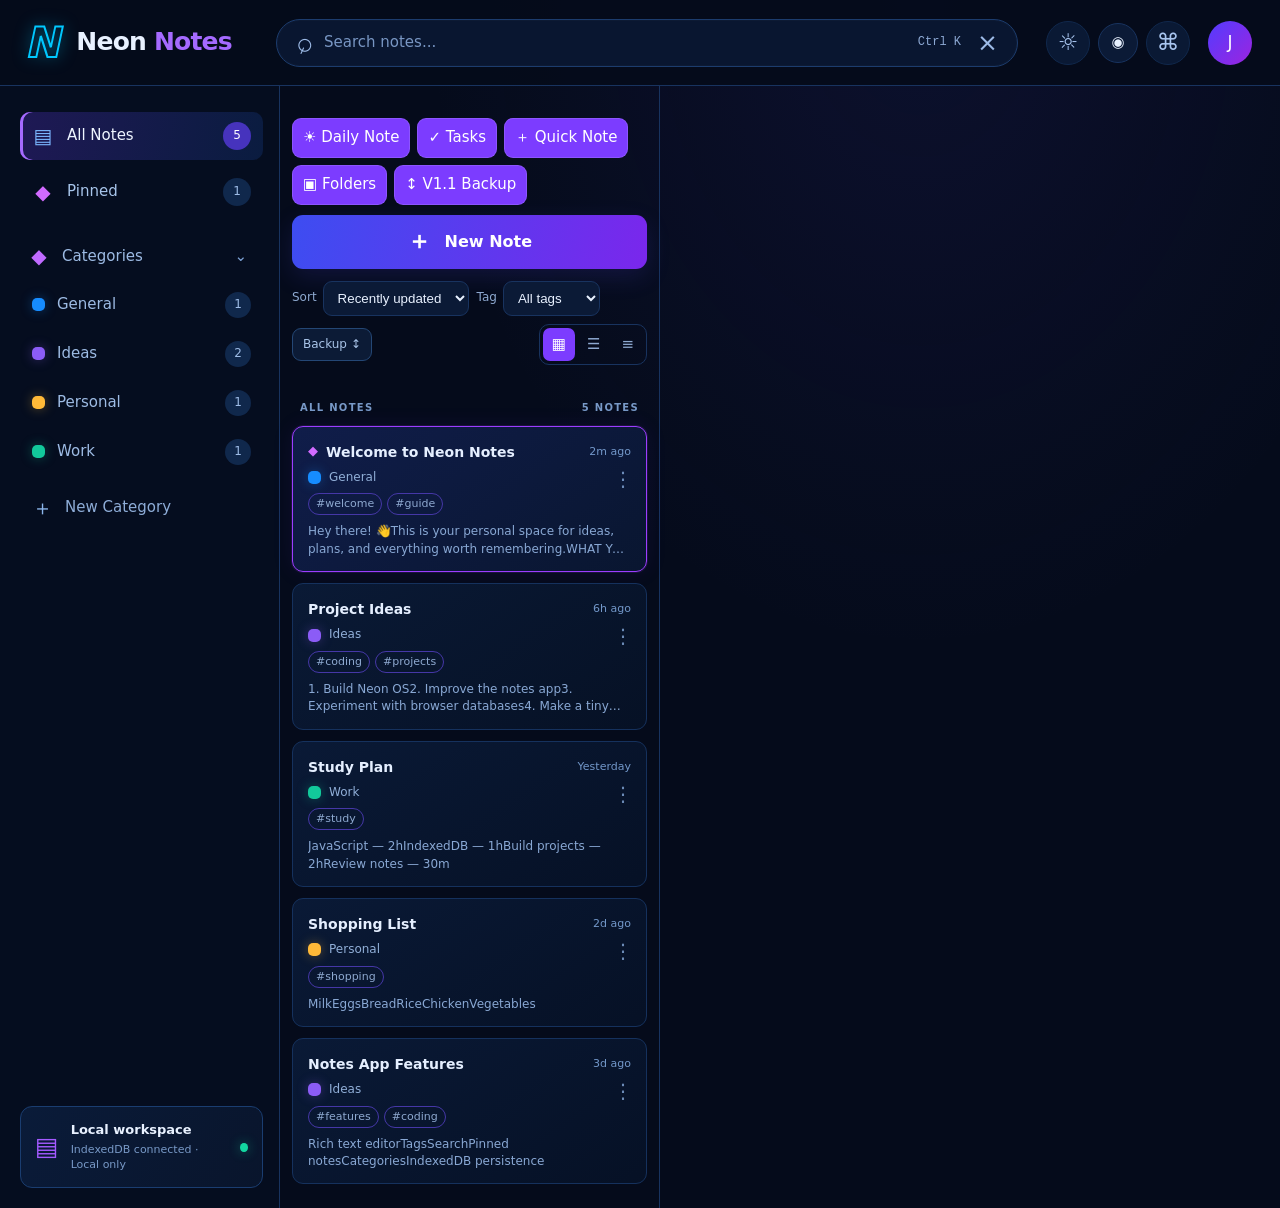
<file: apps/Neon Notes/index.html>
<!DOCTYPE html>
<html lang="en">
<head>
  <meta charset="UTF-8" />
  <meta name="viewport" content="width=device-width, initial-scale=1.0" />
  <title>Neon Notes</title>
  <link rel="stylesheet" href="style.css" />
</head>
<body>
  <div class="app-shell">
    <header class="topbar">
      <a class="brand" href="#" aria-label="Neon Notes home">
        <span class="brand-mark">N</span>
        <span>Neon <b>Notes</b></span>
      </a>

      <div class="search-wrap">
        <span class="search-icon">⌕</span>
        <input id="searchInput" type="search" placeholder="Search notes..." aria-label="Search notes" />
        <kbd>Ctrl K</kbd>
        <button id="clearSearchBtn" class="clear-search" type="button" aria-label="Clear search" title="Clear search">×</button>
      </div>

      <div class="top-actions">
        <button class="icon-btn" id="themeBtn" title="Toggle theme" aria-label="Toggle theme">☼</button>
        <label class="accent-control" title="Custom accent color">◉<input id="accentPicker" type="color" value="#7c3cff" aria-label="Choose accent color"></label>
        <button class="icon-btn" id="commandBtn" title="Command palette (Ctrl+K)" aria-label="Open command palette">⌘</button>
        <button class="avatar" title="Single-user profile">J</button>
      </div>
    </header>

    <main class="workspace">
      <aside class="sidebar">
        <nav class="nav-main">
          <button class="nav-item active" data-filter="all"><span class="nav-icon">▤</span><span>All Notes</span><span class="count" id="allCount">0</span></button>
          <button class="nav-item" data-filter="pinned"><span class="nav-icon pin-color">◆</span><span>Pinned</span><span class="count" id="pinnedCount">0</span></button>
        </nav>

        <div class="side-heading">
          <span class="nav-icon tag-color">◆</span>
          <span>Categories</span>
          <button id="categoryToggle" class="tiny-btn" aria-label="Toggle categories">⌄</button>
        </div>
        <div id="categoryList" class="category-list"></div>
        <button id="addCategoryBtn" class="add-category"><span>＋</span> New Category</button>

        <div class="storage-card">
          <span class="db-icon">▤</span>
          <div><strong>Local workspace</strong><small id="storageStatus">Connecting to IndexedDB…</small></div>
          <span class="status-dot"></span>
        </div>
      </aside>

      <section class="notes-column">
        <button id="newNoteBtn" class="new-note-btn"><span>＋</span> New Note</button>
        <div class="list-controls"><label>Sort <select id="sortSelect"><option value="updated">Recently updated</option><option value="created">Recently created</option><option value="oldest">Oldest updated</option><option value="title">Title A–Z</option></select></label><label>Tag <select id="tagFilter"><option value="">All tags</option></select></label><button id="backupBtn" class="secondary-btn backup-btn" type="button">Backup ↕</button><div class="view-switch" aria-label="Notes view"><button data-view="grid" class="active" title="Grid view">▦</button><button data-view="list" title="List view">☰</button><button data-view="compact" title="Compact view">≡</button></div></div>
        <div class="list-heading"><span id="listTitle">All Notes</span><span id="visibleCount"></span></div>
        <div id="notesList" class="notes-list"></div>
        <div id="emptyState" class="empty-state hidden">
          <div class="empty-icon">✦</div>
          <strong>No notes found</strong>
          <p>Create a note or try a different search.</p>
        </div>
      </section>

      <div id="editorBackdrop" class="editor-backdrop hidden" aria-hidden="true"></div>
      <section class="editor-panel" id="editorPanel" role="dialog" aria-modal="true" aria-label="Note editor">
        <div class="editor-toolbar">
          <div class="editor-status" id="editorStatus">LOCAL DRAFT</div>
          <div class="editor-actions">
            <button id="closeEditorBtn" class="tool-btn close-editor" type="button" title="Close editor" aria-label="Close editor">×</button>
            <button id="pinBtn" class="tool-btn" title="Pin note" aria-label="Pin note">◆</button>
            <button id="categoryBtn" class="tool-btn" title="Change category" aria-label="Change category">◇</button>
            <button id="deleteBtn" class="tool-btn danger" title="Delete note" aria-label="Delete note">⋯</button>
            <button id="saveBtn" class="save-btn">Save</button>
          </div>
        </div>

        <div id="editorEmpty" class="editor-empty hidden">
          <div class="empty-logo">N</div>
          <h2>Your next great idea starts here.</h2>
          <p>Select a note or create a new one.</p>
          <button class="new-note-btn compact" id="emptyNewBtn">＋ New Note</button>
        </div>

        <article id="noteEditor" class="note-editor">
          <input id="noteTitle" class="note-title" placeholder="Untitled note" maxlength="120" aria-label="Note title" />
          <div class="note-meta">
            <span class="category-pill"><i id="categoryDot"></i><span id="currentCategory">General</span></span>
            <span id="createdMeta">Created just now</span>
            <span id="updatedMeta">Edited just now</span>
            <label class="tags-field">Tags <input id="tagsInput" placeholder="coding, ideas (comma separated)" aria-label="Note tags"></label>
          </div>
          <div class="editor-divider"></div>
          <div class="format-toolbar" aria-label="Text formatting"><button type="button" data-format="bold"><b>B</b></button><button type="button" data-format="italic"><i>I</i></button><button type="button" data-format="underline"><u>U</u></button><button type="button" data-format="insertUnorderedList">• List</button><button type="button" data-format="insertOrderedList">1. List</button><button type="button" data-format="formatBlock" data-block="h2">H</button><label title="Text color">A<input id="formatColor" type="color" value="#c4d7f4" aria-label="Text color"></label></div>
          <div id="noteBody" class="note-body" contenteditable="true" data-placeholder="Start writing something brilliant..." aria-label="Note content"></div>
          <div class="editor-footer">
            <span><span class="footer-spark">✦</span> Your ideas, your space.</span>
            <span id="wordCount">0 words</span>
          </div>
        </article>
      </section>
    </main>
    <div id="toast" class="toast" role="status"></div>
    <dialog id="categoryDialog" class="modal">
      <form method="dialog" id="categoryForm">
        <div class="modal-head"><h3>New category</h3><button class="tiny-btn" value="cancel" aria-label="Close">✕</button></div>
        <p>Give your notes a new place to live.</p>
        <input id="categoryNameInput" class="modal-input" placeholder="Category name" maxlength="24" />
        <div class="modal-actions"><button class="secondary-btn" value="cancel">Cancel</button><button id="createCategoryBtn" class="save-btn" value="default">Create category</button></div>
      </form>
    </dialog>
    <dialog id="categoryPickDialog" class="modal">
      <form method="dialog">
        <div class="modal-head"><h3>Move to category</h3><button class="tiny-btn" value="cancel" aria-label="Close">✕</button></div>
        <div id="categoryOptions" class="category-options"></div>
      </form>
    </dialog>
    <dialog id="commandDialog" class="modal command-modal"><div class="modal-head"><h3>Command palette</h3><button id="closeCommand" class="tiny-btn" type="button" aria-label="Close" onclick="document.getElementById('commandDialog').close()">✕</button></div><input id="commandInput" class="modal-input" placeholder="Type a command…" autocomplete="off"><div id="commandResults" class="command-results"></div></dialog>
    <dialog id="backupDialog" class="modal"><p>Backup and restore your notes using JSON files.</p><button id="exportBtn" class="save-btn" type="button">Export backup</button><button id="importBtn" class="secondary-btn" type="button">Import backup</button><input id="importFile" type="file" accept="application/json,.json" hidden></dialog>
  </div>
  <script src="app.js"></script>
</body>
</html>
</file>
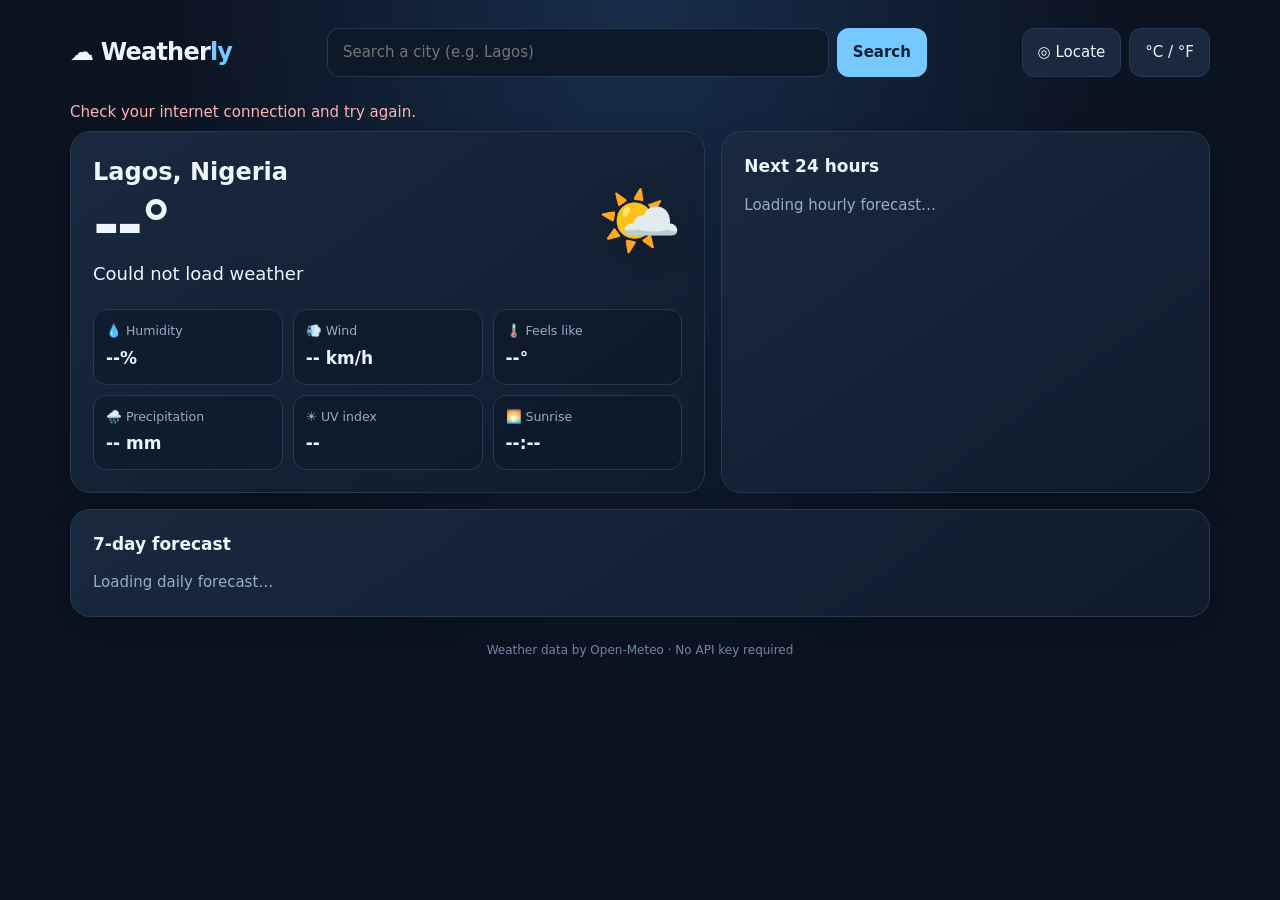
<file: apps/Weatherly/index.html>
<!DOCTYPE html>
<html lang="en">
<head>
<meta charset="UTF-8">
<meta name="viewport" content="width=device-width, initial-scale=1.0">
<title>Weatherly — Weather Dashboard</title>
<style>
:root{--bg:#0b1220;--panel:#131e30;--panel2:#1a2940;--text:#eef5ff;--muted:#9aacc5;--accent:#75c9ff;--line:#263852}
*{box-sizing:border-box}body{margin:0;background:radial-gradient(ellipse at top,#172d49 0,#0b1220 55%);color:var(--text);font:15px/1.5 Inter,system-ui,Segoe UI,Arial,sans-serif;min-height:100vh}
main{max-width:1180px;margin:auto;padding:28px 20px 50px}.top{display:flex;justify-content:space-between;align-items:center;gap:16px;flex-wrap:wrap;margin-bottom:24px}
.brand{font-size:24px;font-weight:800;letter-spacing:-.8px}.brand span{color:var(--accent)}.search{display:flex;gap:8px;flex:1;max-width:600px}
input,button{font:inherit;border:1px solid var(--line);border-radius:12px;padding:12px 15px}input{background:#0d1828;color:var(--text);flex:1;min-width:100px;outline:none}input:focus{border-color:var(--accent)}button{background:var(--panel2);color:var(--text);cursor:pointer;transition:.2s}button:hover{filter:brightness(1.2);transform:translateY(-1px)}.primary{background:var(--accent);color:#092035;border-color:transparent;font-weight:700}
.toolbar{display:flex;gap:8px}.error{color:#ffb4b4;margin:8px 0;min-height:20px}.muted{color:var(--muted)}.section-title{font-size:17px;margin:0 0 14px;font-weight:700}
.grid{display:grid;grid-template-columns:1.3fr 1fr;gap:16px}.panel{background:linear-gradient(145deg,rgba(26,41,64,.96),rgba(16,27,44,.96));border:1px solid var(--line);border-radius:20px;padding:22px;box-shadow:0 14px 35px #0002;min-width:0}
.current{display:flex;align-items:center;justify-content:space-between;gap:16px;flex-wrap:wrap}.place{font-size:24px;font-weight:750}.date{color:var(--muted)}.temp{font-size:64px;line-height:1.1;font-weight:750;letter-spacing:-3px}.condition{font-size:18px}.weather-icon{font-size:68px;filter:drop-shadow(0 8px 15px #0003)}.stats{display:grid;grid-template-columns:repeat(3,1fr);gap:10px;margin-top:22px}.stat{background:#0d1929a8;border:1px solid #263852;border-radius:13px;padding:12px}.stat small{display:block;color:var(--muted);margin-bottom:5px}.stat b{font-size:17px}
.hourly{display:flex;gap:10px;overflow-x:auto;padding-bottom:5px}.hour{background:#0d1929a8;border:1px solid #263852;border-radius:14px;min-width:82px;text-align:center;padding:12px 8px}.hour .ico{font-size:24px;margin:8px 0}.hour b{display:block}.hour small{color:var(--muted)}
.daily{display:grid;gap:8px}.day{display:grid;grid-template-columns:1.2fr 40px 1fr auto;align-items:center;gap:10px;padding:10px 12px;background:#0d1929a8;border:1px solid #263852;border-radius:12px}.dayname{font-weight:650}.dayicon{text-align:center;font-size:22px}.bar{height:6px;border-radius:9px;background:#293c55;overflow:hidden}.bar span{display:block;height:100%;background:linear-gradient(90deg,#73caff,#ffd16b);border-radius:9px}.range{display:flex;align-items:center;gap:9px;min-width:95px}.range small{color:var(--muted)}.wide{grid-column:1/-1}.footer{text-align:center;color:#7187a4;font-size:12px;margin-top:24px}
@media(max-width:760px){main{padding:18px 12px 35px}.grid{grid-template-columns:1fr}.wide{grid-column:auto}.panel{padding:17px}.temp{font-size:54px}.stats{grid-template-columns:repeat(2,1fr)}.day{grid-template-columns:1fr 30px 1fr auto;padding:9px 8px;font-size:13px}.range{min-width:80px;gap:5px}}
</style>
</head>
<body>
<main>
<header class="top">
  <div class="brand">☁ Weather<span>ly</span></div>
  <form class="search" id="searchForm">
    <input id="cityInput" placeholder="Search a city (e.g. Lagos)" aria-label="City name" autocomplete="off">
    <button class="primary" type="submit">Search</button>
  </form>
  <div class="toolbar"><button id="geoBtn" title="Use my location">◎ Locate</button><button id="unitBtn" title="Switch temperature units">°C / °F</button></div>
</header>
<div class="error" id="error" role="status"></div>
<div class="grid">
  <section class="panel">
    <div class="current">
      <div><div class="place" id="place">Lagos, Nigeria</div><div class="date" id="date"></div><div class="temp" id="temp">--°</div><div class="condition" id="condition">Loading weather…</div><div class="muted" id="feels"></div></div>
      <div class="weather-icon" id="bigIcon">🌤️</div>
    </div>
    <div class="stats">
      <div class="stat"><small>💧 Humidity</small><b id="humidity">--%</b></div>
      <div class="stat"><small>💨 Wind</small><b id="wind">-- km/h</b></div>
      <div class="stat"><small>🌡️ Feels like</small><b id="feelsStat">--°</b></div>
      <div class="stat"><small>🌧️ Precipitation</small><b id="rain">-- mm</b></div>
      <div class="stat"><small>☀️ UV index</small><b id="uv">--</b></div>
      <div class="stat"><small>🌅 Sunrise</small><b id="sunrise">--:--</b></div>
    </div>
  </section>
  <section class="panel">
    <h2 class="section-title">Next 24 hours</h2>
    <div class="hourly" id="hourly"><span class="muted">Loading hourly forecast…</span></div>
  </section>
  <section class="panel wide">
    <h2 class="section-title">7-day forecast</h2>
    <div class="daily" id="daily"><span class="muted">Loading daily forecast…</span></div>
  </section>
</div>
<div class="footer">Weather data by Open-Meteo · No API key required</div>
</main>
<script>
const $=id=>document.getElementById(id);
let isF=false, current={lat:6.5244,lon:3.3792,name:"Lagos",country:"Nigeria"};
const codes={
  0:["Clear sky","☀️"],1:["Mainly clear","🌤️"],2:["Partly cloudy","⛅"],3:["Overcast","☁️"],
  45:["Fog","🌫️"],48:["Depositing rime fog","🌫️"],51:["Light drizzle","🌦️"],53:["Drizzle","🌦️"],55:["Dense drizzle","🌧️"],
  56:["Freezing drizzle","🌧️"],57:["Heavy freezing drizzle","🌧️"],61:["Slight rain","🌦️"],63:["Moderate rain","🌧️"],65:["Heavy rain","🌧️"],
  66:["Freezing rain","🌧️"],67:["Heavy freezing rain","🌧️"],71:["Slight snow","🌨️"],73:["Moderate snow","🌨️"],75:["Heavy snow","❄️"],
  77:["Snow grains","🌨️"],80:["Rain showers","🌦️"],81:["Moderate showers","🌧️"],82:["Violent showers","⛈️"],85:["Snow showers","🌨️"],86:["Heavy snow showers","❄️"],
  izzle:["Thunderstorm","⛈️"],95:["Thunderstorm","⛈️"],96:["Thunderstorm with hail","⛈️"],99:["Thunderstorm with heavy hail","⛈️"]
};
function weather(code){return codes[code]||["Weather conditions","🌡️"]}
function temp(c){return Math.round(isF?c*9/5+32:c)+"°"}
function wind(v){return `${Math.round(v*(isF?0.621371:1))} ${isF?"mph":"km/h"}`}
function time(s){return s?new Date(s).toLocaleTimeString([],{hour:"2-digit",minute:"2-digit"}):"--:--"}
function day(s,i){return i===0?"Today":new Date(s+"T12:00:00").toLocaleDateString([],{weekday:"short"})}
async function loadWeather(){
  $("error").textContent="";
  $("place").textContent=current.name+(current.country?", "+current.country:"");
  $("condition").textContent="Fetching latest forecast…";
  try{
    const url=`https://api.open-meteo.com/v1/forecast?latitude=${current.lat}&longitude=${current.lon}&current=temperature_2m,relative_humidity_2m,apparent_temperature,is_day,precipitation,weather_code,wind_speed_10m&hourly=temperature_2m,precipitation_probability,weather_code&daily=weather_code,temperature_2m_max,temperature_2m_min,uv_index_max,sunrise,sunset&forecast_days=7&timezone=auto`;
    const res=await fetch(url);if(!res.ok)throw Error("Weather service returned an error.");const d=await res.json();
    const c=d.current, w=weather(c.weather_code);
    $("date").textContent=new Date().toLocaleDateString([],{weekday:"long",month:"long",day:"numeric"});
    $("temp").textContent=temp(c.temperature_2m);$("condition").textContent=w[0];$("bigIcon").textContent=w[1];
    $("humidity").textContent=c.relative_humidity_2m+"%";$("wind").textContent=wind(c.wind_speed_10m);
    $("feels").textContent="Feels like "+temp(c.apparent_temperature);$("feelsStat").textContent=temp(c.apparent_temperature);
    $("rain").textContent=c.precipitation+" mm";$("uv").textContent=d.daily.uv_index_max[0]??"--";
    $("sunrise").textContent=time(d.daily.sunrise[0]);
    const now=new Date(c.time).getTime(), start=d.hourly.time.findIndex(t=>new Date(t).getTime()>=now);
    $("hourly").innerHTML=Array.from({length:24},(_,i)=>start+i).filter(i=>i<d.hourly.time.length).map(i=>{
      const hw=weather(d.hourly.weather_code[i]);
      return `<div class="hour"><small>${i===start?"Now":time(d.hourly.time[i])}</small><div class="ico">${hw[1]}</div><b>${temp(d.hourly.temperature_2m[i])}</b><small>💧 ${d.hourly.precipitation_probability[i]??0}%</small></div>`
    }).join("");
    const lows=d.daily.temperature_2m_min, highs=d.daily.temperature_2m_max, min=Math.min(...lows),max=Math.max(...highs),span=max-min||1;
    $("daily").innerHTML=d.daily.time.map((date,i)=>{
      const dw=weather(d.daily.weather_code[i]),left=((lows[i]-min)/span)*100,width=Math.max(5,((highs[i]-lows[i])/span)*100);
      return `<div class="day"><div class="dayname">${day(date,i)}<div class="muted">${dw[0]}</div></div><div class="dayicon">${dw[1]}</div><div class="bar"><span style="margin-left:${left}%;width:${width}%"></span></div><div class="range"><small>${temp(lows[i])}</small><b>${temp(highs[i])}</b></div></div>`
    }).join("");
  }catch(e){$("condition").textContent="Could not load weather";$("error").textContent="Check your internet connection and try again."}
}
async function searchCity(name){
  if(!name.trim())return;
  $("error").textContent="Searching…";
  try{
    const r=await fetch(`https://geocoding-api.open-meteo.com/v1/search?name=${encodeURIComponent(name)}&count=1&language=en&format=json`);
    const d=await r.json();if(!d.results?.length)throw Error("City not found");
    const p=d.results[0];current={lat:p.latitude,lon:p.longitude,name:p.name,country:p.country||""};$("cityInput").value="";loadWeather();
  }catch(e){$("error").textContent="City not found. Try another city name."}
}
$("searchForm").addEventListener("submit",e=>{e.preventDefault();searchCity($("cityInput").value)});
$("unitBtn").addEventListener("click",()=>{isF=!isF;$("unitBtn").textContent=isF?"Switch to °C":"Switch to °F";loadWeather()});
$("geoBtn").addEventListener("click",()=>{
  if(!navigator.geolocation){$("error").textContent="Geolocation is not supported by this browser.";return}
  $("error").textContent="Finding your location…";
  navigator.geolocation.getCurrentPosition(async pos=>{
    current={lat:pos.coords.latitude,lon:pos.coords.longitude,name:"Your location",country:""};
    try{const r=await fetch(`https://geocoding-api.open-meteo.com/v1/reverse?latitude=${current.lat}&longitude=${current.lon}&language=en&format=json`);const d=await r.json();if(d.results?.[0]){current.name=d.results[0].name;current.country=d.results[0].country||""}}catch{}
    loadWeather();
  },()=>{$("error").textContent="Location permission was denied or unavailable."},{timeout:10000});
});
loadWeather();
</script>
</body>
</html>
</file>
<file: apps/Neon Notes/style.css>
:root {
  --bg: #050b1b;
  --panel: #08142b;
  --panel-2: #0b1a36;
  --panel-3: #0e2042;
  --line: #18335f;
  --line-bright: #1554a0;
  --text: #e8f1ff;
  --muted: #8ea9d0;
  --muted-2: #5d7eac;
  --purple: #7c3cff;
  --purple-2: #4f46e5;
  --cyan: #00c8ff;
  --pink: #d946ef;
  --green: #13d6a0;
  --yellow: #ffbd4a;
  --shadow: 0 18px 50px rgba(0,0,0,.24);
}
* { box-sizing: border-box; }
body { margin: 0; background: var(--bg); color: var(--text); font: 15px/1.45 Inter, ui-sans-serif, system-ui, -apple-system, Segoe UI, sans-serif; }
button, input, textarea { font: inherit; }
button { cursor: pointer; }
button:focus-visible, input:focus-visible, textarea:focus-visible { outline: 2px solid var(--cyan); outline-offset: 2px; }
.app-shell { min-height: 100vh; display: flex; flex-direction: column; background: radial-gradient(ellipse at 72% 0%, rgba(63,55,180,.12), transparent 38%), var(--bg); }
.topbar { height: 86px; flex: 0 0 86px; display: grid; grid-template-columns: 290px minmax(220px, 1fr) 220px; align-items: center; gap: 28px; padding: 0 28px; border-bottom: 1px solid var(--line); background: rgba(5,11,27,.92); }
.brand { display: flex; align-items: center; gap: 14px; color: var(--text); text-decoration: none; font-size: 25px; font-weight: 650; letter-spacing: -.8px; }
.brand b { color: #a56aff; }
.brand-mark { font-size: 42px; font-weight: 800; line-height: 1; color: transparent; -webkit-text-stroke: 2px var(--cyan); text-shadow: 0 0 18px rgba(0,200,255,.35); transform: skew(-12deg); }
.search-wrap { height: 48px; display: flex; align-items: center; gap: 12px; border: 1px solid #1c3c6d; border-radius: 28px; padding: 0 18px; background: #091630; box-shadow: inset 0 0 0 1px rgba(255,255,255,.015); }
.search-icon { font-size: 28px; color: #9dbbe7; transform: rotate(-20deg); line-height: 1; }
.search-wrap input { min-width: 0; flex: 1; color: var(--text); background: transparent; border: 0; outline: 0; font-size: 15px; }
.search-wrap input::placeholder { color: #7896c3; }
kbd { color: #8da9d4; font-size: 12px; white-space: nowrap; }
.top-actions { display: flex; align-items: center; justify-content: flex-end; gap: 12px; }
.icon-btn, .avatar { border: 1px solid #10284c; border-radius: 50%; width: 44px; height: 44px; color: #a8c5ef; background: #0a1934; font-size: 23px; display: grid; place-items: center; }
.icon-btn:hover { border-color: var(--cyan); color: var(--cyan); }
.avatar { background: linear-gradient(135deg, #533cff, #9c24df); color: white; border: 0; font-size: 17px; margin-left: 10px; }
.workspace { display: grid; grid-template-columns: 280px minmax(300px, 380px) minmax(0, 1fr); min-height: calc(100vh - 86px); }
.sidebar { position: relative; padding: 26px 16px 20px 20px; border-right: 1px solid var(--line); display: flex; flex-direction: column; min-height: calc(100vh - 86px); background: rgba(6,15,34,.6); }
.nav-main { display: grid; gap: 8px; }
.nav-item { border: 0; color: #a8c5eb; background: transparent; height: 48px; border-radius: 10px; display: flex; align-items: center; gap: 13px; padding: 0 12px; text-align: left; transition: .18s; }
.nav-item:hover { background: #0b1c3d; }
.nav-item.active { color: #eef5ff; background: linear-gradient(100deg, rgba(111,62,255,.24), rgba(20,57,127,.34)); box-shadow: inset 3px 0 #a56aff; }
.nav-icon { width: 22px; text-align: center; font-size: 20px; color: #7ab6ff; }
.pin-color { color: #d16aff; }.tag-color { color: #c06aff; }
.count { margin-left: auto; min-width: 28px; height: 28px; border-radius: 50%; background: #10284c; display: grid; place-items: center; color: #9ebce7; font-size: 12px; }
.nav-item.active .count { background: #4633bd; color: white; }
.side-heading { margin: 26px 8px 10px; display: flex; align-items: center; gap: 12px; color: #9dbbe4; }
.tiny-btn { background: transparent; border: 0; color: #7fa4d8; padding: 4px 8px; margin-left: auto; }
.category-list { display: grid; gap: 3px; }
.category-item { display: flex; align-items: center; gap: 12px; padding: 10px 12px; border-radius: 9px; border: 0; background: transparent; color: #9dbbe4; text-align: left; }
.category-item:hover, .category-item.active { background: #0b1d3b; color: #eef5ff; }
.category-dot { width: 13px; height: 13px; border-radius: 5px; flex: 0 0 13px; box-shadow: 0 0 12px color-mix(in srgb, var(--dot) 35%, transparent); background: var(--dot); }
.category-item .count { width: 26px; height: 26px; min-width: 26px; }
.add-category { margin: 8px 0 0; border: 0; background: transparent; color: #8eadd8; padding: 10px 12px; text-align: left; display: flex; gap: 12px; align-items: center; }
.add-category span { font-size: 21px; color: #8cb6ec; }
.storage-card { margin-top: auto; display: flex; align-items: center; gap: 12px; padding: 14px; border: 1px solid #1a3d70; border-radius: 12px; background: linear-gradient(120deg, #0a1b39, #09152c); }
.db-icon { color: #a45aff; font-size: 25px; }
.storage-card strong { display: block; font-size: 13px; font-weight: 600; }
.storage-card small { display: block; color: #7899c7; font-size: 11px; margin-top: 2px; }
.status-dot { width: 9px; height: 9px; border-radius: 50%; background: var(--green); margin-left: auto; box-shadow: 0 0 12px rgba(19,214,160,.45); }
.notes-column { padding: 22px 12px 24px; border-right: 1px solid var(--line); min-width: 0; }
.new-note-btn { width: 100%; min-height: 54px; border: 0; border-radius: 11px; color: white; font-weight: 600; font-size: 16px; background: linear-gradient(105deg, #3d4df1, #7a27ec); box-shadow: 0 8px 24px rgba(79,70,229,.16); transition: transform .16s, filter .16s; }
.new-note-btn:hover { filter: brightness(1.12); transform: translateY(-1px); }
.new-note-btn span { font-size: 24px; vertical-align: -2px; margin-right: 8px; }
.list-heading { display: flex; justify-content: space-between; color: #7899c7; text-transform: uppercase; letter-spacing: 1.3px; font-size: 10px; font-weight: 700; padding: 22px 8px 10px; }
.notes-list { display: grid; gap: 11px; }
.note-card { position: relative; border: 1px solid #15315d; border-radius: 11px; padding: 15px 15px 13px; background: linear-gradient(145deg, rgba(10,26,54,.98), rgba(6,17,37,.98)); cursor: pointer; min-width: 0; transition: border-color .18s, transform .18s, background .18s; }
.note-card:hover { border-color: #315b9c; transform: translateY(-1px); }
.note-card.selected { border-color: #9c3dff; box-shadow: 0 0 0 1px rgba(156,61,255,.13), 0 0 22px rgba(115,42,226,.09); background: linear-gradient(145deg, #101d4a, #091630); }
.note-card-top { display: flex; align-items: center; gap: 8px; min-width: 0; }
.note-card-title { font-size: 14px; font-weight: 600; white-space: nowrap; overflow: hidden; text-overflow: ellipsis; flex: 1; color: #e5efff; }
.note-date { color: #7398ca; font-size: 11px; white-space: nowrap; }
.note-pin { color: #d26bff; font-size: 13px; }
.note-card-category { display: flex; align-items: center; gap: 8px; color: #91afd8; font-size: 12px; margin-top: 7px; }
.note-preview { color: #89a8d4; font-size: 12px; line-height: 1.45; margin-top: 8px; overflow: hidden; display: -webkit-box; -webkit-line-clamp: 2; -webkit-box-orient: vertical; }
.card-menu { position: absolute; right: 7px; top: 37px; border: 0; color: #8eb3e6; background: transparent; font-size: 20px; opacity: .75; }
.card-menu:hover { color: white; }
.editor-panel { margin: 12px 14px 12px 12px; min-width: 0; min-height: calc(100vh - 110px); border: 1px solid #1262a9; border-radius: 13px; background: linear-gradient(150deg, rgba(6,17,38,.98), rgba(5,13,29,.98)); box-shadow: var(--shadow), inset 0 0 0 1px rgba(0,200,255,.025); display: flex; flex-direction: column; overflow: hidden; }
.editor-toolbar { display: flex; justify-content: space-between; align-items: center; padding: 15px 18px 8px 24px; gap: 12px; }
.editor-status { color: #5077a8; font-size: 9px; letter-spacing: 1.2px; font-weight: 700; }
.editor-actions { display: flex; align-items: center; gap: 9px; }
.tool-btn { width: 32px; height: 32px; display: grid; place-items: center; color: #87b4ec; background: transparent; border: 0; border-radius: 8px; font-size: 19px; }
.tool-btn:hover, .tool-btn.on { color: #d48aff; background: rgba(142,61,255,.12); }
.tool-btn.danger:hover { color: #ff6f8d; background: rgba(255,70,110,.1); }
.save-btn { border: 0; border-radius: 9px; padding: 10px 20px; color: white; background: linear-gradient(110deg, #4a4cf0, #8625e9); font-weight: 600; }
.save-btn:hover { filter: brightness(1.12); }
.note-editor { display: flex; flex-direction: column; flex: 1; min-height: 0; padding: 6px 28px 18px; }
.note-title { width: 100%; border: 0; outline: 0; background: transparent; color: #e9f2ff; font-size: clamp(23px, 2.2vw, 31px); font-weight: 650; letter-spacing: -.8px; padding: 10px 0 8px; }
.note-title::placeholder { color: #3d5b83; }
.note-meta { display: flex; flex-wrap: wrap; gap: 12px 20px; align-items: center; color: #7899c6; font-size: 11px; padding: 3px 0 18px; }
.category-pill { display: inline-flex; align-items: center; gap: 8px; border: 1px solid #214d8c; background: #0d2450; color: #b9d4ff; border-radius: 18px; padding: 4px 11px; }
.category-pill i { width: 8px; height: 8px; border-radius: 50%; background: var(--cyan); }
.editor-divider { height: 1px; background: #18345e; margin-bottom: 20px; }
.note-body { flex: 1; min-height: 280px; width: 100%; resize: none; border: 0; outline: 0; color: #c4d7f4; background: transparent; font: 15px/1.85 inherit; line-height: 1.85; padding: 0; }
.note-body::placeholder { color: #3f5d83; }
.editor-footer { display: flex; justify-content: space-between; gap: 12px; color: #577ba9; font-size: 11px; padding-top: 18px; }
.footer-spark { color: #a76aff; margin-right: 6px; }
.editor-empty { flex: 1; display: flex; flex-direction: column; align-items: center; justify-content: center; text-align: center; padding: 30px; }
.empty-logo { width: 68px; height: 68px; display: grid; place-items: center; border: 1px solid #146cae; border-radius: 20px; color: var(--cyan); font-size: 43px; font-weight: 800; text-shadow: 0 0 20px rgba(0,200,255,.4); margin-bottom: 14px; }
.editor-empty h2 { font-size: 22px; margin: 0 0 7px; }
.editor-empty p, .empty-state p { color: #7899c6; margin: 0 0 20px; font-size: 13px; }
.compact { width: auto; padding: 0 18px; min-height: 42px; font-size: 13px; }
.empty-state { text-align: center; padding: 35px 10px; color: #a9c4e8; }
.empty-icon { font-size: 28px; color: #a46aff; margin-bottom: 8px; }
.hidden { display: none !important; }
.modal { width: min(420px, calc(100vw - 30px)); border: 1px solid #28528c; border-radius: 15px; background: #0a1730; color: var(--text); padding: 22px; box-shadow: 0 25px 80px rgba(0,0,0,.55); }
.modal::backdrop { background: rgba(0,5,18,.72); backdrop-filter: blur(5px); }
.modal-head { display: flex; align-items: center; }
.modal-head h3 { margin: 0; font-size: 18px; }
.modal p { color: #8ba8d1; font-size: 13px; }
.modal-input { width: 100%; border: 1px solid #244775; border-radius: 9px; background: #071127; color: var(--text); padding: 12px; outline: 0; }
.modal-actions { display: flex; justify-content: flex-end; gap: 9px; margin-top: 18px; }
.secondary-btn { border: 1px solid #244775; border-radius: 9px; color: #a9c4e8; background: #0c1b36; padding: 10px 15px; }
.category-options { display: grid; gap: 5px; margin-top: 12px; }
.category-option { display: flex; gap: 10px; align-items: center; padding: 10px; border: 0; border-radius: 8px; background: transparent; color: #c3d8f4; text-align: left; }
.category-option:hover { background: #12284b; }
.toast { position: fixed; bottom: 22px; left: 50%; transform: translate(-50%, 20px); opacity: 0; pointer-events: none; border: 1px solid #265b8e; border-radius: 10px; padding: 11px 17px; background: #0b1d38; color: #cce2ff; box-shadow: var(--shadow); font-size: 13px; transition: .22s; z-index: 10; }
.toast.show { opacity: 1; transform: translate(-50%, 0); }
body.light { --bg: #eaf1ff; --panel: #fff; --panel-2: #f4f7ff; --panel-3: #e8efff; --line: #cbd8ed; --line-bright: #7299d3; --text: #132544; --muted: #587198; --muted-2: #7b91b2; --shadow: 0 18px 50px rgba(31,62,113,.12); background: var(--bg); }
body.light .app-shell, body.light .topbar, body.light .sidebar { background: #edf3ff; }
body.light .search-wrap, body.light .storage-card, body.light .note-card, body.light .editor-panel { background: #f9fbff; }
body.light .search-wrap input, body.light .note-title, body.light .note-card-title, body.light .editor-empty h2 { color: #132544; }
body.light .note-body { color: #294367; }
body.light .note-card.selected { background: #f0edff; }
body.light .nav-item, body.light .category-item, body.light .add-category { color: #49668e; }
body.light .nav-item.active { color: #233b67; }
body.light .count { background: #dce8fc; color: #42618f; }
body.light .editor-divider { background: #d6e2f4; }
body.light .modal { background: #f8fbff; color: #132544; }
body.light .modal-input { background: white; color: #132544; }
@media (max-width: 1100px) {
  .topbar { grid-template-columns: 220px minmax(180px,1fr) 110px; gap: 15px; padding: 0 18px; }
  .workspace { grid-template-columns: 210px minmax(260px, 330px) minmax(0,1fr); }
  .sidebar { padding-left: 12px; padding-right: 10px; }
  .note-editor { padding-left: 20px; padding-right: 20px; }
}
@media (max-width: 820px) {
  .topbar { height: auto; min-height: 78px; grid-template-columns: 1fr auto; gap: 12px; padding: 13px 16px; }
  .brand { font-size: 21px; }
  .brand-mark { font-size: 34px; }
  .search-wrap { grid-column: 1 / -1; grid-row: 2; }
  .top-actions { grid-column: 2; grid-row: 1; }
  .workspace { grid-template-columns: 1fr; }
  .sidebar { min-height: auto; border-right: 0; border-bottom: 1px solid var(--line); padding: 12px; }
  .nav-main { grid-template-columns: 1fr 1fr; }
  .side-heading, .category-list, .add-category, .storage-card { display: none; }
  .notes-column { border-right: 0; padding: 14px 12px; }
  .notes-list { grid-template-columns: repeat(auto-fit, minmax(230px, 1fr)); }
  .editor-panel { min-height: 560px; margin: 8px 12px 18px; }
  .note-body { min-height: 220px; }
}
@media (max-width: 440px) {
  .top-actions { gap: 6px; }
  .icon-btn, .avatar { width: 38px; height: 38px; }
  .notes-list { grid-template-columns: 1fr; }
  .editor-toolbar { padding: 12px 12px 5px; }
  .editor-actions { gap: 2px; }
  .note-editor { padding: 6px 15px 15px; }
  .note-meta { gap: 8px 12px; }
}

/* Search field polish + compact/mobile layout */
.search-wrap { min-width: 0; position: relative; gap: 10px; }
.search-wrap input { width: 100%; }
.search-wrap input::-webkit-search-cancel-button { display: none; }
.clear-search { display: grid; place-items: center; flex: 0 0 28px; width: 28px; height: 28px; border: 0; border-radius: 50%; color: #9dbbe7; background: transparent; font-size: 25px; line-height: 1; }
.clear-search:hover { color: var(--cyan); background: rgba(65,135,225,.12); }
@media (max-width: 820px) {
  .topbar { display: grid; grid-template-columns: minmax(0, 1fr) auto; align-items: center; gap: 14px; padding: 16px 18px 18px; }
  .brand { min-width: 0; gap: 10px; }
  .top-actions { grid-column: 2; grid-row: 1; }
  .search-wrap { grid-column: 1 / -1; grid-row: 2; width: 100%; height: 52px; border-radius: 15px; padding: 0 12px 0 16px; }
  .search-icon { flex: 0 0 auto; font-size: 25px; }
  .search-wrap input { font-size: 16px; }
  .search-wrap kbd { display: none; }
  .workspace { display: flex; flex-direction: column; min-height: auto; }
  .sidebar { min-height: auto; padding: 12px 16px 10px; border-bottom: 1px solid var(--line); }
  .nav-main { display: flex; gap: 10px; overflow-x: auto; }
  .nav-item { flex: 1 0 135px; }
  .side-heading { display: flex; margin: 10px 4px 6px; }
  .category-list { display: flex; gap: 7px; overflow-x: auto; padding-bottom: 4px; }
  .category-item { flex: 0 0 auto; padding: 8px 11px; border: 1px solid var(--line); border-radius: 20px; }
  .category-item .count { display: none; }
  .add-category, .storage-card { display: none; }
  .notes-column { padding: 14px 16px 18px; }
  .new-note-btn { min-height: 58px; }
  .notes-list { grid-template-columns: 1fr; gap: 12px; }
  .note-card { padding: 16px 15px 15px; }
  .note-card-title { font-size: 15px; }
  .note-preview { font-size: 13px; -webkit-line-clamp: 3; padding-right: 14px; }
  .editor-panel { min-height: 480px; margin: 8px 16px 22px; }
}
@media (max-width: 440px) {
  .topbar { padding: 15px 16px 16px; }
  .brand { font-size: 20px; }
  .brand-mark { font-size: 34px; }
  .top-actions { gap: 6px; }
  .icon-btn, .avatar { width: 38px; height: 38px; }
  .sidebar { padding-left: 12px; padding-right: 12px; }
  .nav-item { flex-basis: 125px; padding: 0 10px; gap: 8px; }
  .notes-column { padding-left: 12px; padding-right: 12px; }
  .editor-panel { margin-left: 12px; margin-right: 12px; }
}

/* =========================================================
   Responsive layout patch — prevents header/search overlap
   across WebCode preview, mobile browsers, tablets and desktop.
   ========================================================= */
html { width: 100%; min-width: 0; overflow-x: clip; }
body { width: 100%; min-width: 0; overflow-x: clip; }
.app-shell { width: 100%; min-width: 0; min-height: 100dvh; }
.topbar { min-width: 0; }
.search-wrap { min-width: 0; max-width: 100%; }
.search-wrap input { min-width: 0; width: 0; }
.workspace, .sidebar, .notes-column, .editor-panel { min-width: 0; }
.notes-list { min-width: 0; }
.note-card { min-width: 0; overflow-wrap: anywhere; }

@media (max-width: 900px) {
  .topbar {
    height: auto;
    min-height: 0;
    flex: 0 0 auto;
    grid-template-columns: minmax(0, 1fr) auto;
    grid-template-rows: auto auto;
    align-items: center;
    gap: 14px 12px;
    padding: 14px 16px 16px;
  }
  .brand { grid-column: 1; grid-row: 1; min-width: 0; }
  .top-actions { grid-column: 2; grid-row: 1; min-width: 0; }
  .search-wrap {
    grid-column: 1 / -1;
    grid-row: 2;
    width: 100%;
    height: 50px;
    margin: 0;
    border-radius: 14px;
    padding: 0 12px 0 15px;
    position: relative;
    z-index: 1;
  }
  .search-wrap input { flex: 1 1 auto; }
  .search-wrap kbd { display: none; }
  .workspace {
    display: flex;
    flex-direction: column;
    min-height: 0;
    width: 100%;
  }
  .sidebar {
    display: flex;
    flex-direction: column;
    min-height: 0;
    padding: 12px 16px;
    border-right: 0;
    border-bottom: 1px solid var(--line);
    gap: 10px;
  }
  .nav-main {
    display: grid;
    grid-template-columns: repeat(2, minmax(0, 1fr));
    gap: 8px;
    width: 100%;
  }
  .nav-item { min-width: 0; width: 100%; flex: initial; }
  .side-heading { display: flex; margin: 2px 2px 0; }
  .category-list {
    display: flex;
    flex-wrap: wrap;
    gap: 7px;
    max-width: 100%;
    overflow: visible;
    padding: 0;
  }
  .category-item { flex: 0 1 auto; max-width: 100%; padding: 7px 10px; border: 1px solid var(--line); border-radius: 20px; }
  .category-item .count { display: none; }
  .add-category { display: flex; margin: 0; padding: 7px 10px; }
  .storage-card { display: none; }
  .notes-column { border-right: 0; padding: 16px; }
  .new-note-btn { min-height: 54px; }
  .notes-list { display: grid; grid-template-columns: repeat(auto-fit, minmax(min(100%, 260px), 1fr)); gap: 12px; }
  .editor-panel { min-height: 460px; margin: 0 16px 20px; }
}

@media (max-width: 560px) {
  .topbar { padding: 13px 12px 14px; gap: 12px 8px; }
  .brand { font-size: clamp(17px, 5vw, 21px); gap: 8px; letter-spacing: -.5px; }
  .brand-mark { font-size: 32px; }
  .top-actions { gap: 6px; }
  .icon-btn, .avatar { width: 38px; height: 38px; font-size: 19px; }
  .avatar { margin-left: 0; }
  .search-wrap { height: 48px; gap: 8px; padding-inline: 11px; }
  .search-icon { font-size: 23px; }
  .search-wrap input { font-size: 16px; }
  .clear-search { flex-basis: 26px; width: 26px; }
  .sidebar { padding: 10px 12px; }
  .nav-main { grid-template-columns: repeat(2, minmax(0, 1fr)); gap: 7px; }
  .nav-item { height: 44px; gap: 7px; padding: 0 9px; font-size: 13px; }
  .nav-icon { width: 18px; font-size: 17px; }
  .count { min-width: 24px; height: 24px; font-size: 11px; }
  .side-heading { font-size: 13px; }
  .category-item { font-size: 12px; }
  .notes-column { padding: 13px 12px 16px; }
  .new-note-btn { min-height: 50px; font-size: 15px; }
  .list-heading { margin: 16px 2px 10px; }
  .notes-list { grid-template-columns: minmax(0, 1fr); }
  .note-card { padding: 13px 12px; }
  .note-preview { overflow-wrap: anywhere; }
  .editor-panel { min-height: 420px; margin: 0 12px 16px; }
  .editor-toolbar { flex-wrap: wrap; padding: 11px 12px 6px; }
  .editor-actions { gap: 3px; }
  .save-btn { padding: 9px 13px; }
  .note-editor { padding: 5px 13px 13px; }
  .note-title { font-size: 23px; }
  .note-meta { gap: 7px 10px; padding-bottom: 12px; }
  .note-body { min-height: 210px; font-size: 14px; }
  .editor-footer { flex-wrap: wrap; padding-top: 12px; }
  .modal { max-width: calc(100vw - 24px); }
}

@media (max-width: 360px) {
  .brand-mark { font-size: 27px; }
  .brand { font-size: 16px; }
  .icon-btn, .avatar { width: 34px; height: 34px; }
  .nav-item { font-size: 12px; padding-inline: 7px; }
  .nav-icon { display: none; }
  .count { min-width: 22px; height: 22px; }
  .editor-actions { flex-wrap: wrap; }
}

@media (min-width: 901px) {
  .topbar { flex: 0 0 auto; }
  .workspace { min-height: calc(100dvh - 86px); }
}

@media (prefers-reduced-motion: reduce) {
  *, *::before, *::after { scroll-behavior: auto !important; transition-duration: .01ms !important; animation-duration: .01ms !important; }
}

/* Floating note editor: overlays the entire workspace instead of occupying a grid column. */
.editor-backdrop {
  position: fixed;
  inset: 0;
  z-index: 1000;
  background: rgba(2, 7, 20, .72);
  backdrop-filter: blur(5px);
  -webkit-backdrop-filter: blur(5px);
}
.editor-panel {
  display: none;
  position: fixed;
  z-index: 1001;
  inset: 50% auto auto 50%;
  transform: translate(-50%, -50%);
  width: min(900px, calc(100vw - 36px));
  height: min(780px, calc(100dvh - 36px));
  min-height: 0;
  max-height: calc(100dvh - 36px);
  margin: 0;
  overflow: hidden;
  border: 1px solid #2466b0;
  border-radius: 18px;
  box-shadow: 0 28px 100px rgba(0,0,0,.68), 0 0 35px rgba(61,76,241,.13);
}
.editor-panel.is-open { display: flex; }
.editor-toolbar { flex: 0 0 auto; }
.close-editor { order: 10; font-size: 28px; width: 34px; height: 34px; color: #a9c4e8; }
.close-editor:hover { color: #fff; background: rgba(255,255,255,.08); }
.note-editor { overflow: hidden; }
.note-body { min-height: 0; overflow-y: auto; }
body.editor-open { overflow: hidden; }
body.light .editor-panel { background: linear-gradient(150deg, #f9fbff, #edf3ff); }
@media (max-width: 600px) {
  .editor-panel {
    width: calc(100vw - 20px);
    height: calc(100dvh - 20px);
    max-height: calc(100dvh - 20px);
    border-radius: 14px;
  }
  .editor-toolbar { padding: 10px 10px 6px; }
  .editor-actions { gap: 2px; }
  .tool-btn { width: 30px; height: 30px; }
  .save-btn { padding: 9px 12px; }
  .note-editor { padding: 5px 14px 12px; }
  .note-body { font-size: 15px; }
}

/* v1.0 productivity upgrade: rich text, tags, sort/filter, themes and views */
:root { --accent: #7c3cff; }
.accent-control { position:relative; display:grid; place-items:center; width:40px; height:40px; border:1px solid var(--line); border-radius:50%; background:var(--panel-2); color:var(--text); cursor:pointer; }
.accent-control input, .format-toolbar input { position:absolute; inset:0; width:100%; height:100%; opacity:0; cursor:pointer; }
.list-controls { display:flex; align-items:center; flex-wrap:wrap; gap:8px; margin:12px 0 14px; min-width:0; }
.list-controls label { display:flex; align-items:center; gap:6px; color:var(--muted); font-size:12px; }
.list-controls select { max-width:100%; min-width:0; border:1px solid var(--line); border-radius:9px; padding:8px 10px; background:var(--panel-2); color:var(--text); }
.view-switch { display:flex; gap:3px; padding:3px; border:1px solid var(--line); border-radius:10px; margin-left:auto; }
.view-switch button { border:0; border-radius:7px; padding:6px 9px; background:transparent; color:var(--muted); }
.view-switch button.active { background:var(--accent); color:white; }
.backup-btn { padding:7px 10px!important; font-size:12px; }
.notes-list.view-grid { grid-template-columns:repeat(auto-fit,minmax(220px,1fr)); }
.notes-list.view-list { grid-template-columns:1fr; }
.notes-list.view-compact { grid-template-columns:1fr; gap:5px; }
.view-compact .note-card { padding:8px 12px; border-radius:8px; }
.view-compact .note-preview, .view-compact .note-card-category, .view-compact .note-tags { display:none; }
.view-compact .note-card-top { min-height:24px; }
.note-tags { display:flex; flex-wrap:wrap; gap:5px; margin:7px 0; }
.tag-chip { border:1px solid color-mix(in srgb,var(--accent) 45%,var(--line)); border-radius:20px; padding:2px 7px; color:var(--muted); font-size:11px; }
.tags-field { display:flex; align-items:center; gap:7px; flex:1 1 100%; color:var(--muted); }
.tags-field input { min-width:0; flex:1; border:1px solid var(--line); border-radius:8px; padding:7px 9px; background:var(--panel-2); color:var(--text); }
.format-toolbar { display:flex; flex-wrap:wrap; gap:5px; margin:-8px 0 12px; }
.format-toolbar button, .format-toolbar label { position:relative; min-width:32px; border:1px solid var(--line); border-radius:7px; padding:6px 9px; color:var(--text); background:var(--panel-2); text-align:center; cursor:pointer; }
.note-body[contenteditable="true"] { white-space:pre-wrap; overflow-wrap:anywhere; outline:0; }
.note-body[contenteditable="true"]:empty:before { content:attr(data-placeholder); color:var(--muted-2); pointer-events:none; }
.note-body h2 { font-size:1.3em; margin:.5em 0; }
.command-results { display:grid; gap:4px; margin-top:10px; max-height:45vh; overflow:auto; }
.command-option { display:flex; justify-content:space-between; align-items:center; text-align:left; border:1px solid transparent; border-radius:8px; padding:11px; color:var(--text); background:var(--panel-2); }
.command-option:hover { border-color:var(--accent); }
.command-option span { color:var(--muted); }
.command-modal { max-height:85vh; }
body.light .list-controls select, body.light .tags-field input, body.light .format-toolbar button, body.light .format-toolbar label { background:#fff; color:#132544; }
@media(max-width:600px){.list-controls{gap:6px}.list-controls label{flex:1 1 42%}.list-controls select{width:100%}.view-switch{margin-left:0}.backup-btn{flex:1}.notes-list.view-grid{grid-template-columns:1fr}.accent-control{width:36px;height:36px}}
.topbar { grid-template-columns: minmax(170px,220px) minmax(0,1fr) auto; }
.top-actions { gap:8px; min-width:0; }
@media(max-width:900px){.topbar{grid-template-columns:minmax(0,1fr) auto}.top-actions{gap:6px}.accent-control{flex:0 0 36px}}
</file>
